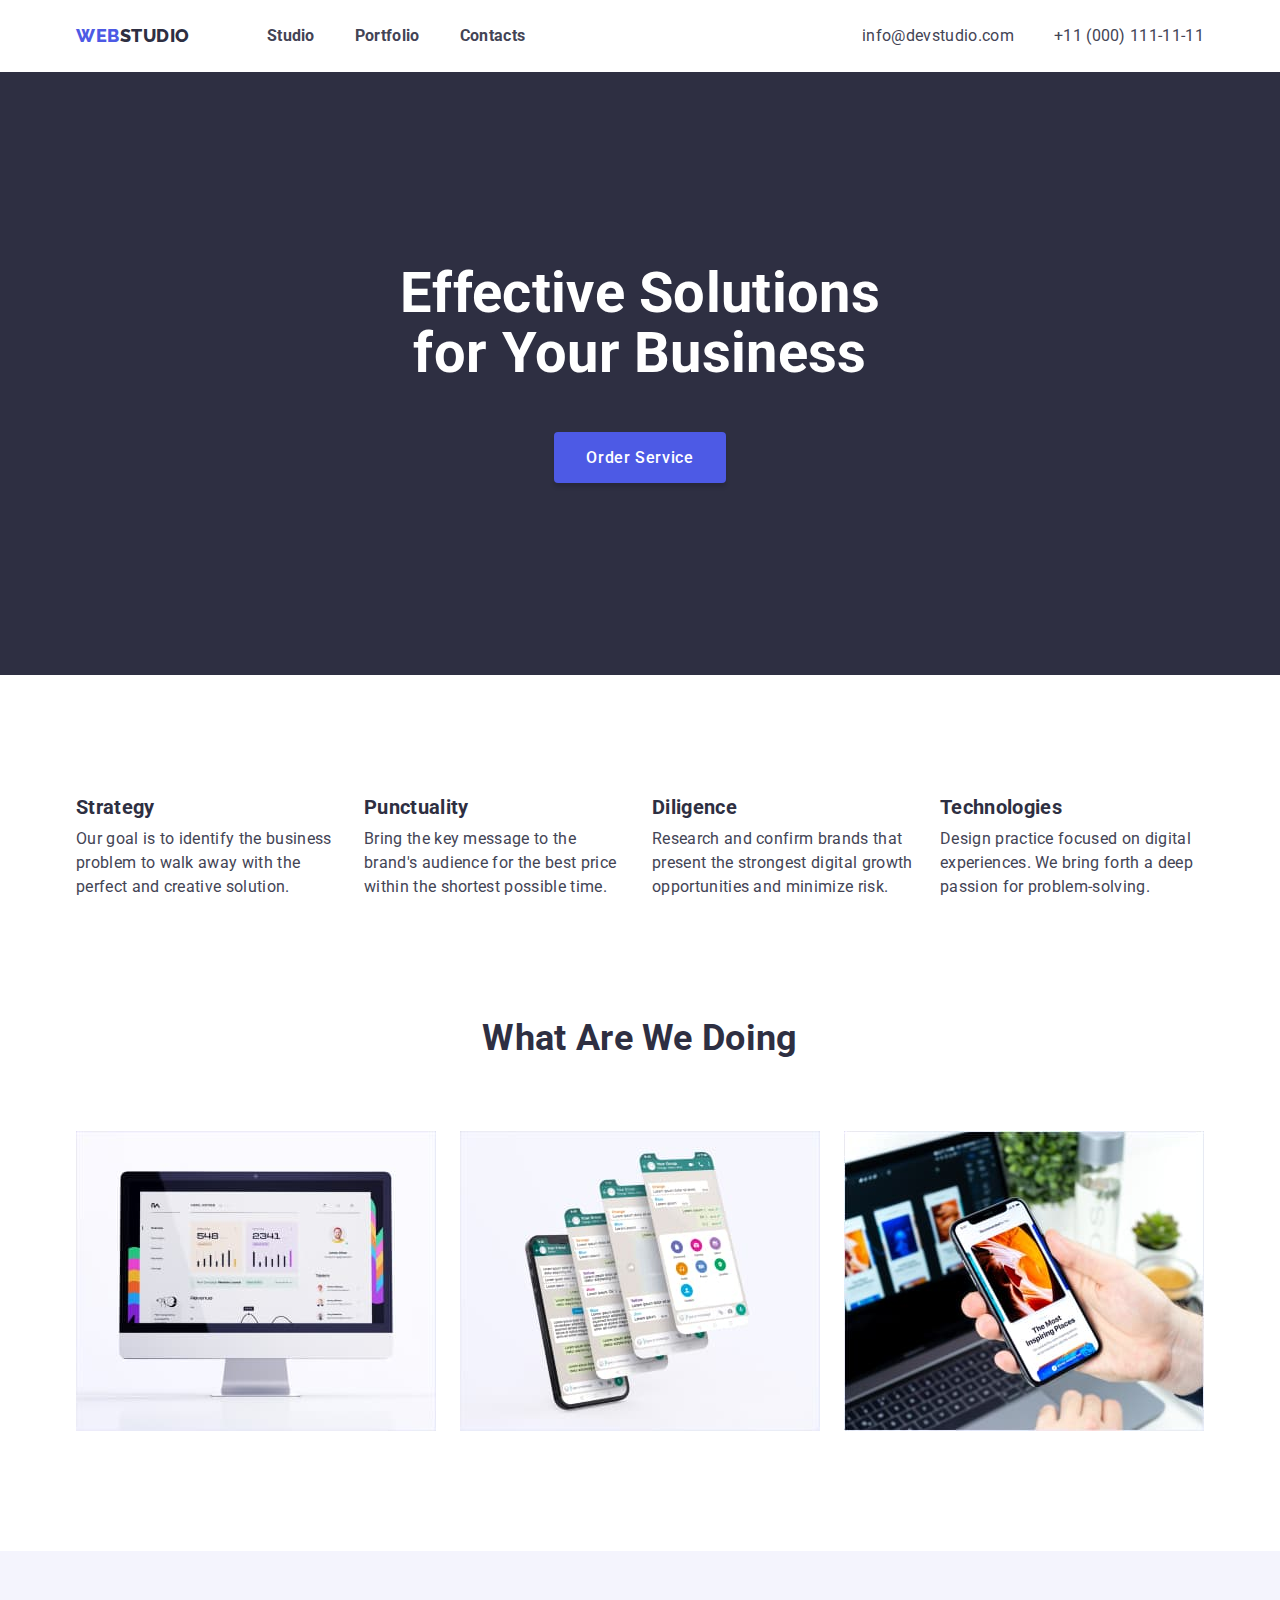
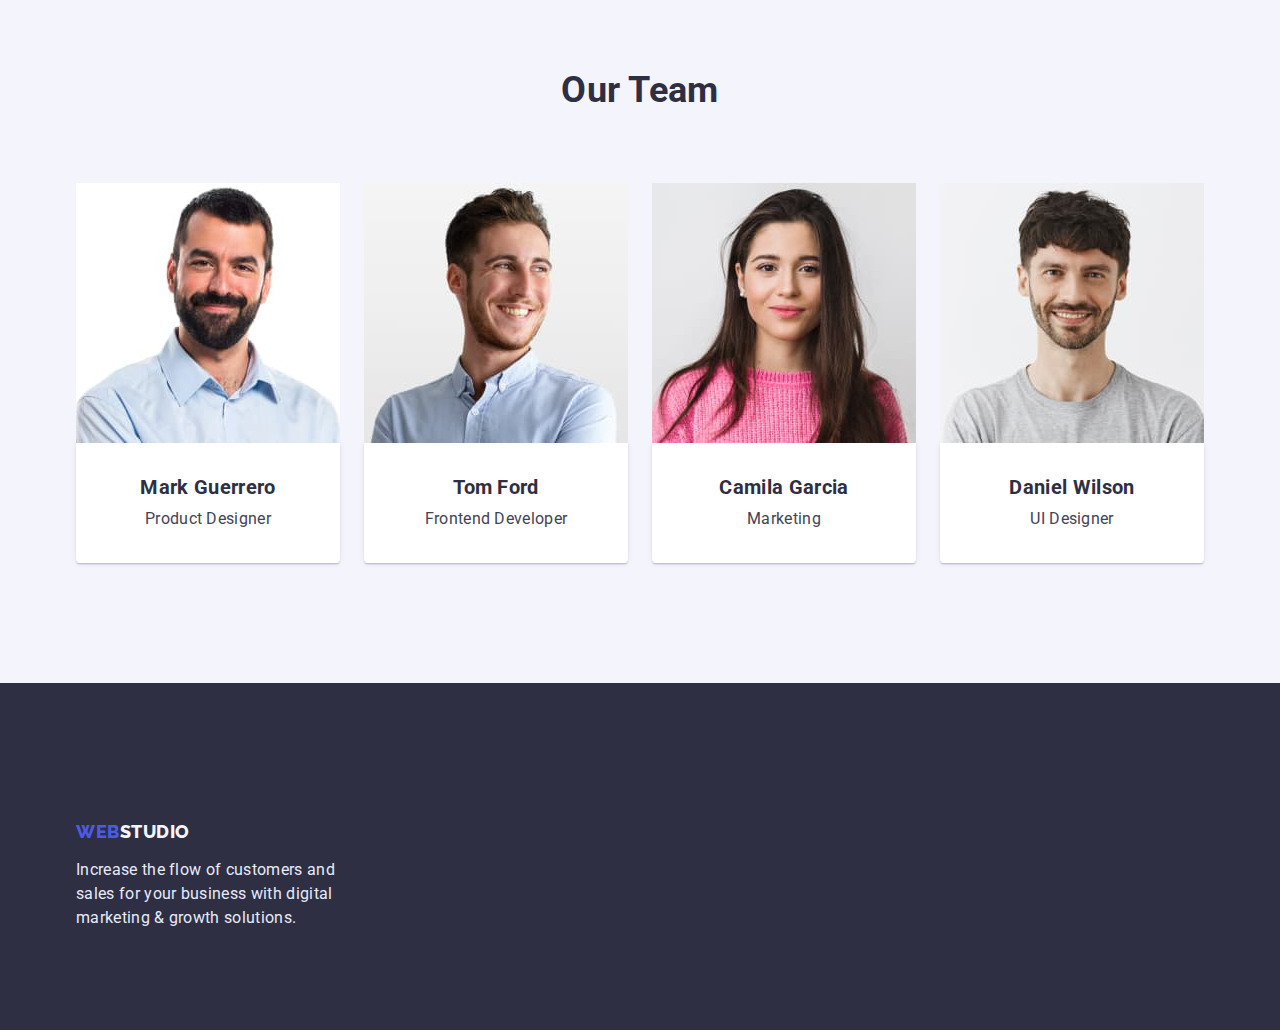
<file: index.html>
<!DOCTYPE html>
<html lang="en">
	<head>
		<meta charset="UTF-8">
		<meta http-equiv="X-UA-Compatible" content="IE=edge">
		<meta name="viewport" content="width=device-width, initial-scale=1.0">
		<title>Web Studio</title>
		<link rel="preconnect" href="https://fonts.googleapis.com">
		<link rel="preconnect" href="https://fonts.gstatic.com" crossorigin>
		<link
			href="https://fonts.googleapis.com/css2?family=Raleway:wght@800&family=Roboto:wght@400;700&display=swap"
			rel="stylesheet">
		<link
			rel="stylesheet"
			href="https://cdnjs.cloudflare.com/ajax/libs/modern-normalize/1.1.0/modern-normalize.min.css">
		<link rel="stylesheet" href="./css/styles.css">
	</head>
	<body>
		<header class="header">
			<div class="container">
				<nav class="main-nav">
					<a href="./index.html" class="logo">web<span class="studio">studio</span></a>

					<ul class="site-nav list">
						<li class="item">
							<a href="./index.html" class="link">Studio</a>
						</li>
						<li class="item">
							<a href="./portfolio.html" class="link">Portfolio</a>
						</li>
						<li class="item">
							<a href="#" class="link">Contacts</a>
						</li>
					</ul>
				</nav>
				<ul class="auth-nav list">
					<li class="item">
						<a href="mailto:info@devstudio.com" class="link">info@devstudio.com</a>
					</li>
					<li class="item">
						<a href="tel:+110001111111" class="link">+11 (000) 111-11-11</a>
					</li>
				</ul>
			</div>
		</header>

		<main>
			<!-- Order section -->
			<section class="order">
				<div class="container">
					<h1 class="order-title title">Effective Solutions for Your Business</h1>
					<button type="button" class="order-button button">Order Service</button>
				</div>
			</section>
			<!-- Advantages -->
			<section class="advantages section">
				<div class="container">
					<h2 class="secion-title visually-hidden">Our advantages</h2>
					<ul class="advantage-list list">
						<li class="item">
							<h3 class="title">Strategy</h3>
							<p class="text">
								Our goal is to identify the business problem to walk away with the perfect and creative solution.
							</p>
						</li>
						<li class="item">
							<h3 class="title">Punctuality</h3>
							<p class="text">
								Bring the key message to the brand's audience for the best price within the shortest possible time.
							</p>
						</li>
						<li class="item">
							<h3 class="title">Diligence</h3>
							<p class="text">
								Research and confirm brands that present the strongest digital growth opportunities and minimize risk.
							</p>
						</li>
						<li class="item">
							<h3 class="title">Technologies</h3>
							<p class="text">
								Design practice focused on digital experiences. We bring forth a deep passion for problem-solving.
							</p>
						</li>
					</ul>
				</div>
			</section>
			<!-- Work examples -->
			<section class="work section">
				<div class="container">
					<h2 class="secion-title">What Are We Doing</h2>
					<ul class="work-list list">
						<li class="item">
							<img src="./images/web.jpg" alt="Web development" width="360">
						</li>
						<li class="item">
							<img src="./images/applications.jpg" alt="Mobile application development" width="360">
						</li>
						<li class="item">
							<img src="./images/mobile.jpg" alt="Mobile phone adaptation" width="360">
						</li>
					</ul>
				</div>
			</section>
			<!-- Team -->
			<section class="team section">
				<div class="container">
					<h2 class="secion-title">Our Team</h2>
					<ul class="team-list list">
						<li class="item">
							<img src="./images/product_designer.jpg" alt="Product Designer" width="264">
							<div class="card">
								<h3 class="title">Mark Guerrero</h3>
								<p class="text">Product Designer</p>
							</div>
						</li>
						<li class="item">
							<img src="./images/frontend_developer.jpg" alt="Frontend Developer" width="264">
							<div class="card">
								<h3 class="title">Tom Ford</h3>
								<p class="text">Frontend Developer</p>
							</div>
						</li>
						<li class="item">
							<img src="./images/marketing.jpg" alt="Marketer" width="264">
							<div class="card">
								<h3 class="title">Camila Garcia</h3>
								<p class="text">Marketing</p>
							</div>
						</li>
						<li class="item">
							<img src="./images//ui_designer.jpg" alt="User Interface Designer" width="264">
							<div class="card">
								<h3 class="title">Daniel Wilson</h3>
								<p class="text">UI Designer</p>
							</div>
						</li>
					</ul>
				</div>
			</section>
		</main>

		<footer class="footer">
			<div class="container">
				<div class="footer-main">
					<a href="./index.html" class="logo">web<span class="studio-footer">studio</span></a>
					<p class="text">
						Increase the flow of customers and sales for your business with digital marketing & growth solutions.
					</p>
				</div>
			</div>
		</footer>
	</body>
</html>
</file>
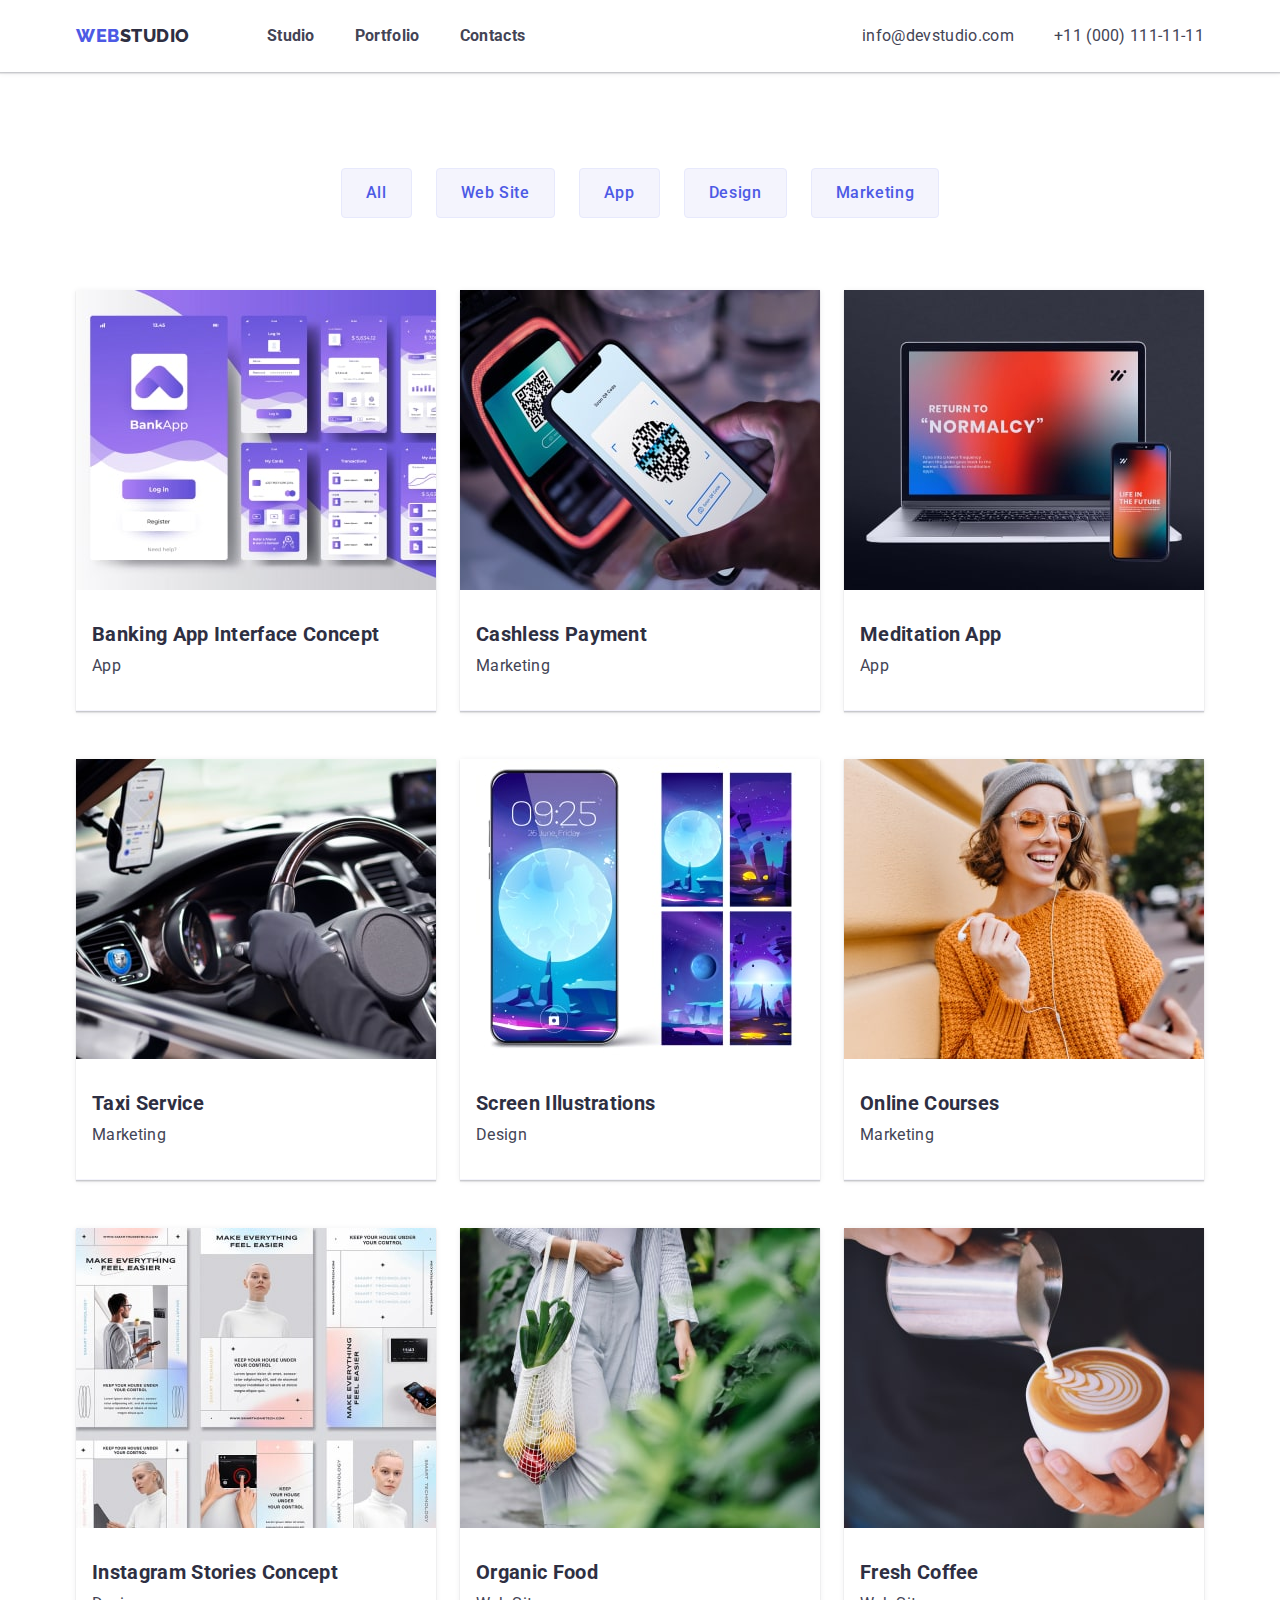
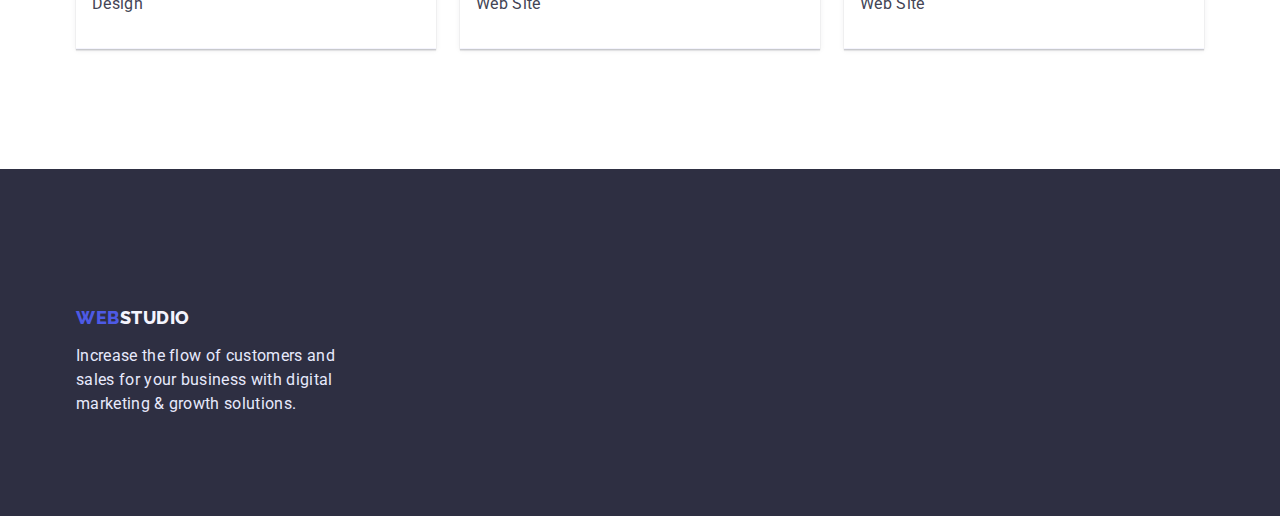
<file: portfolio.html>
<!DOCTYPE html>
<html lang="en">
	<head>
		<meta charset="UTF-8">
		<meta http-equiv="X-UA-Compatible" content="IE=edge">
		<meta name="viewport" content="width=device-width, initial-scale=1.0">
		<title>Web Studio</title>
		<link rel="preconnect" href="https://fonts.googleapis.com">
		<link rel="preconnect" href="https://fonts.gstatic.com" crossorigin>
		<link
			href="https://fonts.googleapis.com/css2?family=Raleway:wght@800&family=Roboto:wght@400;700&display=swap"
			rel="stylesheet">
		<link
			rel="stylesheet"
			href="https://cdnjs.cloudflare.com/ajax/libs/modern-normalize/1.1.0/modern-normalize.min.css">
		<link rel="stylesheet" href="./css/styles.css">
	</head>
	<body>
		<header class="header">
			<div class="container">
				<nav class="main-nav">
					<a href="./index.html" class="logo">web<span class="studio">studio</span></a>

					<ul class="site-nav list">
						<li class="item">
							<a href="./index.html" class="link">Studio</a>
						</li>
						<li class="item">
							<a href="./portfolio.html" class="link">Portfolio</a>
						</li>
						<li class="item">
							<a href="#" class="link">Contacts</a>
						</li>
					</ul>
				</nav>
				<ul class="auth-nav list">
					<li class="item">
						<a href="mailto:info@devstudio.com" class="link">info@devstudio.com</a>
					</li>
					<li class="item">
						<a href="tel:+110001111111" class="link">+11 (000) 111-11-11</a>
					</li>
				</ul>
			</div>
		</header>

		<main>
			<!-- Portfolio section -->
			<section class="portfolio-section">
				<div class="container">
					<h1 class="portfolio-title visually-hidden">Portfolio</h1>

					<ul class="button-list list">
						<li class="item">
							<button type="button" class="button">All</button>
						</li>
						<li class="item">
							<button type="button" class="button">Web Site</button>
						</li>
						<li class="item">
							<button type="button" class="button">App</button>
						</li>
						<li class="item">
							<button type="button" class="button">Design</button>
						</li>
						<li class="item">
							<button type="button" class="button">Marketing</button>
						</li>
					</ul>

					<ul class="portfolio-list list">
						<li class="item">
							<a href="#" class="link">
								<img src="./images/banking-app.jpg" alt="images with banking app interface" width="360">
								<div class="card">
									<h2 class="title">Banking App Interface Concept</h2>
									<p class="text">App</p>
								</div>
							</a>
						</li>
						<li class="item">
							<a href="#" class="link">
								<img src="./images/cashless-payment.jpg" alt="mobile phone scans the qr code" width="360">
								<div class="card">
									<h2 class="title">Cashless Payment</h2>
									<p class="text">Marketing</p>
								</div>
							</a>
						</li>
						<li class="item">
							<a href="#" class="link">
								<img src="./images/meditation-app.jpg" alt="laptop with cell phone" width="360">
								<div class="card">
									<h2 class="title">Meditation App</h2>
									<p class="text">App</p>
								</div>
							</a>
						</li>
						<li class="item">
							<a href="#" class="link">
								<img src="./images/taxi-service.jpg" alt="steering wheel" width="360">
								<div class="card">
									<h2 class="title">Taxi Service</h2>
									<p class="text">Marketing</p>
								</div>
							</a>
						</li>
						<li class="item">
							<a href="#" class="link">
								<img src="./images/screen-illustrations.jpg" 
								alt="mobile phone screen Illustrations" width="360">
								<div class="card">
									<h2 class="title">Screen Illustrations</h2>
									<p class="text">Design</p>
								</div>
							</a>
						</li>
						<li class="item">
							<a href="#" class="link">
								<img src="./images/online-courses.jpg" 
								alt="smiling girl with mobile phone" width="360">
								<div class="card">
									<h2 class="title">Online Courses</h2>
									<p class="text">Marketing</p>
								</div>
							</a>
						</li>
						<li class="item">
							<a href="#" class="link">
								<img src="./images/instagram-stories-concept.jpg" 
								alt="images of instagram stories concepts" width="360">
								<div class="card">
									<h2 class="title">Instagram Stories Concept</h2>
									<p class="text">Design</p>
								</div>
							</a>
						</li>
						<li class="item">
							<a href="#" class="link">
								<img src="./images/organic-food.jpg" alt="girl with organic food" width="360">
								<div class="card">
									<h2 class="title">Organic Food</h2>
									<p class="text">Web Site</p>
								</div>
							</a>
						</li>
						<li class="item">
							<a href="#" class="link">
								<img src="./images/fresh-coffee.jpg" alt="cup of fresh coffee" width="360">
								<div class="card">
									<h2 class="title">Fresh Coffee</h2>
									<p class="text">Web Site</p>
								</div>
							</a>
						</li>
					</ul>
				</div>
			</section>
		</main>

		<footer class="footer">
			<div class="container">
				<div class="footer-main">
					<a href="./index.html" class="logo">web<span class="studio-footer">studio</span></a>
					<p class="text">
						Increase the flow of customers and sales for your business with digital marketing & growth solutions.
					</p>
				</div>
			</div>
		</footer>
	</body>
</html>
</file>
<file: css/styles.css>
:root {
	--primary-text-color: #434455;
	--primary-background-color: #ffffff;

	--title-text-color: #2e2f42;

	--logo-web-color: #4d5ae5;
	--logo-head-studio-color: #2e2f42;
	--logo-foot-studio-color: #f4f4fd;

	--button-text-color: #4d5ae5;
	--button-bcg-color: #f4f4fd;
	--accent-text-color: #ffffff;
	--accent-color: #4d5ae5;
	--button-click-color: #404bbf;

	--hero-text-color: #ffffff;
	--hero-bcg-color: #2e2f42;

	--footer-text-color: #e7e9fc;
	--footer-bcg-color: #2e2f42;

	--team-section-bcg-color: #f4f4fd;
}

body {
	font-family: "Roboto", sans-serif;
	/* Вопрос: обязательно ли убирать line-hight и letter-spacing из body,
	 так как это повлечёт за собой добавление доп классов и кода к ним. */
	line-height: 1.5;
	letter-spacing: 0.02em;

	color: var(--primary-text-color);
	background-color: var(--primary-background-color);
}

.list {
	margin-top: 0;
	margin-bottom: 0;
	padding-left: 0;

	list-style: none;
}

.text {
	margin-top: 0;
	margin-bottom: 0;
}

.visually-hidden {
	position: absolute;
	width: 1px;
	height: 1px;
	margin: -1px;
	border: 0;
	padding: 0;
	white-space: nowrap;
	clip-path: inset(100%);
	clip: rect(0 0 0 0);
	overflow: hidden;
}

.container {
	width: 1158px;
	margin-left: auto;
	margin-right: auto;
	padding-left: 15px;
	padding-right: 15px;

	/* outline: 2px solid tomato; */
}

.main-nav,
.site-nav,
.auth-nav,
.advantage-list,
.work-list,
.team-list,
.portfolio-section 
.list {
	display: flex;
}

img {
	display: block;
	max-width: 100%;
	height: auto;
}

/* header section */

.header {
	padding-top: 24px;
	padding-bottom: 24px;
	height: 72px;
	border-bottom: 1px solid #ffffff;
	box-shadow: 0px 2px 1px rgba(46, 47, 66, 0.08), 0px 1px 1px rgba(46, 47, 66, 0.16), 0px 1px 6px rgba(46, 47, 66, 0.08);
}

.header 
.container {
	display: flex;
	justify-content: space-between;
}

.site-nav 
.item + 
.item,
.auth-nav 
.item + 
.item {
	margin-left: 40px;
}

.header 
.link {
	padding-top: 24px;
	padding-bottom: 24px;
}

/* logo */

.logo {
	margin-right: 77px;

	font-family: "Raleway", sans-serif;
	font-weight: 800;
	font-size: 18px;
	line-height: 1.33;
	letter-spacing: 0.03em;
	text-transform: uppercase;
	text-decoration: none;
	color: var(--logo-web-color);
}

.studio {
	color: var(--logo-head-studio-color);
}

.studio-footer {
	color: var(--logo-foot-studio-color);
}

.footer 
.logo {
	display: inline-block;
	margin-right: 0;
	margin-bottom: 16px;
	line-height: 1.17;
}

/* navigation */

.link {
	text-decoration: none;
	color: var(--primary-text-color);
}

.site-nav 
.link {
	font-weight: 700;
	color: inherit;
}

.auth-nav 
.link:hover,
.auth-nav 
.link:focus,
.site-nav 
.link:hover,
.site-nav 
.link:focus {
	color: var(--accent-color);
}

/* portfolio and order buttons */

.button {
	padding: 12px 24px;

	font-family: inherit;
	font-weight: 500;
	font-size: inherit;
	line-height: inherit;
	letter-spacing: 0.04em;
	color: var(--button-text-color);
	background-color: var(--button-bcg-color);
	cursor: pointer;
	border: 1px solid #e7e9fc;
	border-radius: 4px;
}

.button:hover,
.button:focus {
	color: var(--accent-text-color);
	background-color: var(--accent-color);
}

.order-button {
	padding: 16px 32px;
	border: 0;
	box-shadow: 0px 4px 4px rgba(0, 0, 0, 0.15);
	border-radius: 4px;
	color: var(--accent-text-color);
	background-color: var(--button-text-color);
	line-height: 1.2;
}

.order-button.button:hover {
	box-shadow: 0px 1px 6px rgba(46, 47, 66, 0.08), 0px 1px 1px rgba(46, 47, 66, 0.16), 0px 2px 1px rgba(46, 47, 66, 0.08);
}

.order-button.button:focus,
.order-button.button:active {
	background-color: var(--button-click-color);
	box-shadow: 0px 4px 4px rgba(0, 0, 0, 0.15);
}

/* sections */

.work .secion-title,
.team .secion-title {
	text-align: center;
	margin-bottom: 72px;
}

.advantages,
.team {
	padding-top: 120px;
	padding-bottom: 120px;
}

.secion-title {
	margin-top: 0;
	margin-bottom: 0;

	font-weight: 700;
	font-size: 36px;
	line-height: 1.11;
	text-transform: capitalize;
	color: var(--title-text-color);
}

.title {
	margin-top: 0;
	margin-bottom: 0;

	font-weight: 700;
	font-size: 20px;
	line-height: 1.2;
	color: var(--title-text-color);
}

.advantage-list,
.work-list,
.team-list {
	column-gap: 24px;
}

.advantage-list .title,
.team-list .title,
.card .title {
	margin-bottom: 8px;
}

/* Order section */

.order {
	background-color: var(--hero-bcg-color);
	padding-top: 192px;
	padding-bottom: 192px;
}

.order 
.container {
	padding: 0;
	width: 492px;
	text-align: center;
}

.order-title {
	margin-bottom: 48px;

	font-weight: 700;
	font-size: 56px;
	line-height: 1.07;
	text-align: center;
	color: var(--hero-text-color);
}

/* advantages section */

.advantage-list 
.item {
	width: calc((100% - 24px * 3) / 4);
}

/* work section */

.work {
	padding-bottom: 120px;
}

.work-list 
.item {
	width: calc((100% - 24px * 2) / 3);
}

/* team section*/

.team {
	background-color: var(--team-section-bcg-color);
}

.team 
.item {
	background-color: var(--primary-background-color);
}

.team 
.card {
	padding: 32px 16px;
	text-align: center;
	box-shadow: 0px 1px 6px rgba(46, 47, 66, 0.08), 0px 1px 1px rgba(46, 47, 66, 0.16), 0px 2px 1px rgba(46, 47, 66, 0.08);
	border-radius: 0px 0px 4px 4px;
}

/* portfolio-section */

.portfolio-section {
	padding-top: 96px;
	padding-bottom: 120px;
}

.button-list {
	justify-content: center;
	margin-bottom: 72px;   
	column-gap: 24px;
}

.portfolio-list {
	flex-wrap: wrap;
	row-gap: 48px;
	column-gap: 24px;
}

.portfolio-list 
.item {
	width: calc((100% - 24px * 2) / 3);
	border-bottom: 0.5px solid #f4f4fd;
	box-shadow: 0px 1px 6px rgba(46, 47, 66, 0.08), 0px 1px 1px rgba(46, 47, 66, 0.16), 0px 2px 1px rgba(46, 47, 66, 0.08);
}

.portfolio-list 
.card {
	padding-top: 32px;
	padding-bottom: 32px;
	padding-left: 16px;
	padding-right: 16px;
}

/* footer */

.footer {
	padding-top: 138px;
	padding-bottom: 100px;
	color: var(--footer-text-color);
	background-color: var(--footer-bcg-color);
}

.footer-main {
	width: 264px;
}
</file>
